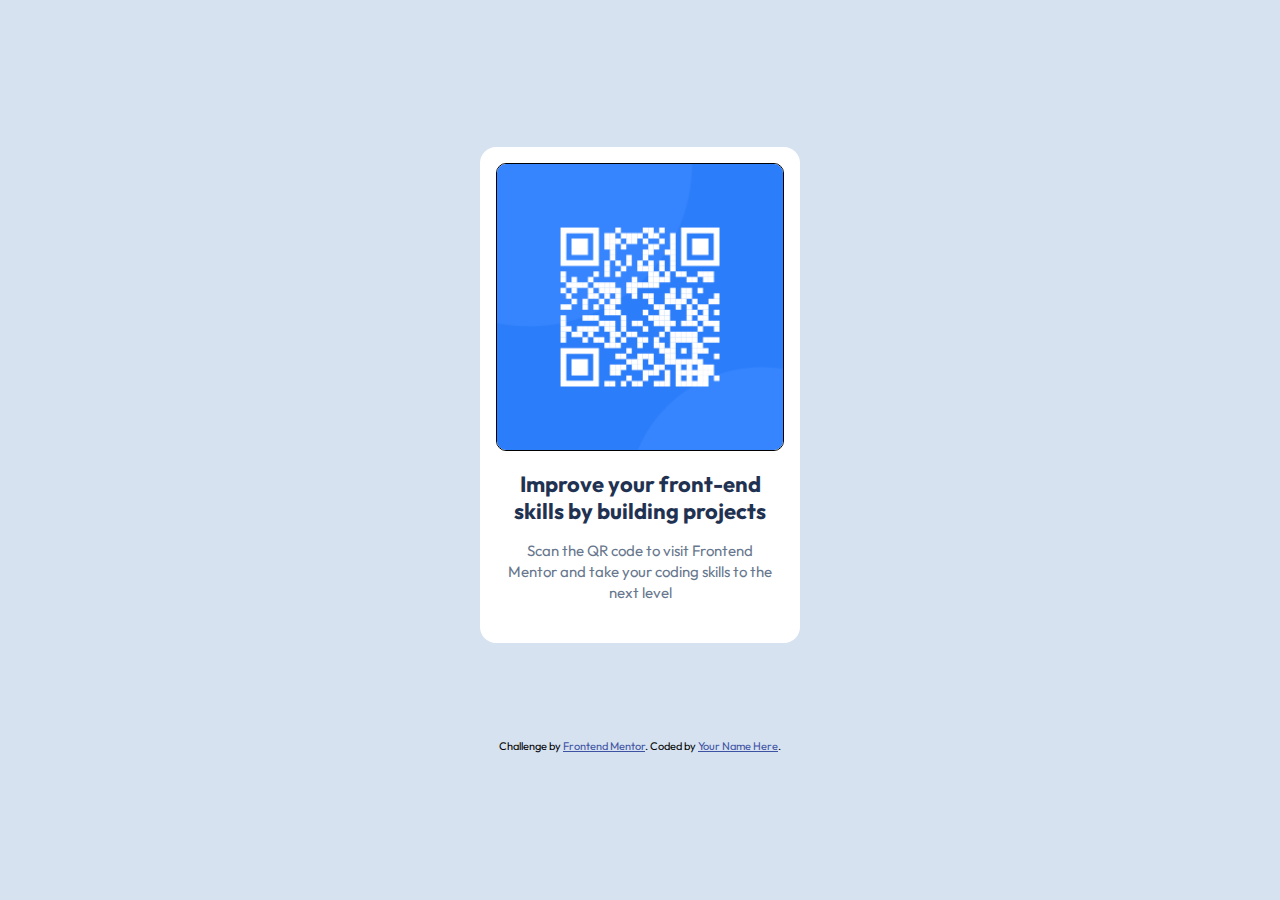
<file: qr-code-component-main/index.html>
<!DOCTYPE html>
<html lang="en">
<head>
  <meta charset="UTF-8">
  <meta name="viewport" content="width=device-width, initial-scale=1.0"> <!-- displays site properly based on user's device -->
  <link rel="stylesheet" href="styles.css">
  <link rel="preconnect" href="https://fonts.googleapis.com">
  <link rel="preconnect" href="https://fonts.gstatic.com" crossorigin>
  <link href="https://fonts.googleapis.com/css2?family=Outfit:wght@100..900&display=swap" rel="stylesheet">
  <link rel="icon" type="image/png" sizes="32x32" href="./images/favicon-32x32.png">
  
  <title>Frontend Mentor | QR code component</title>

  <!-- Feel free to remove these styles or customise in your own stylesheet 👍 -->
  <style>
    .attribution { font-size: 11px; text-align: center; }
    .attribution a { color: hsl(228, 45%, 44%); }
  </style>
</head>
<body>
  <div class="wraper">
    <img src="images/image-qr-code.png" alt="gr-code image" height="576px" width="576px">
    <div class="fnt-wraper">
        <h1>Improve your front-end skills by building projects</h1>
  
        <p>Scan the QR code to visit Frontend Mentor and take your coding skills to the next level</p>
    </div>
  </div>
  <div class="attribution">
    Challenge by <a href="https://www.frontendmentor.io?ref=challenge" target="_blank">Frontend Mentor</a>. 
    Coded by <a href="#">Your Name Here</a>.
  </div>
</body>
</html>
</file>
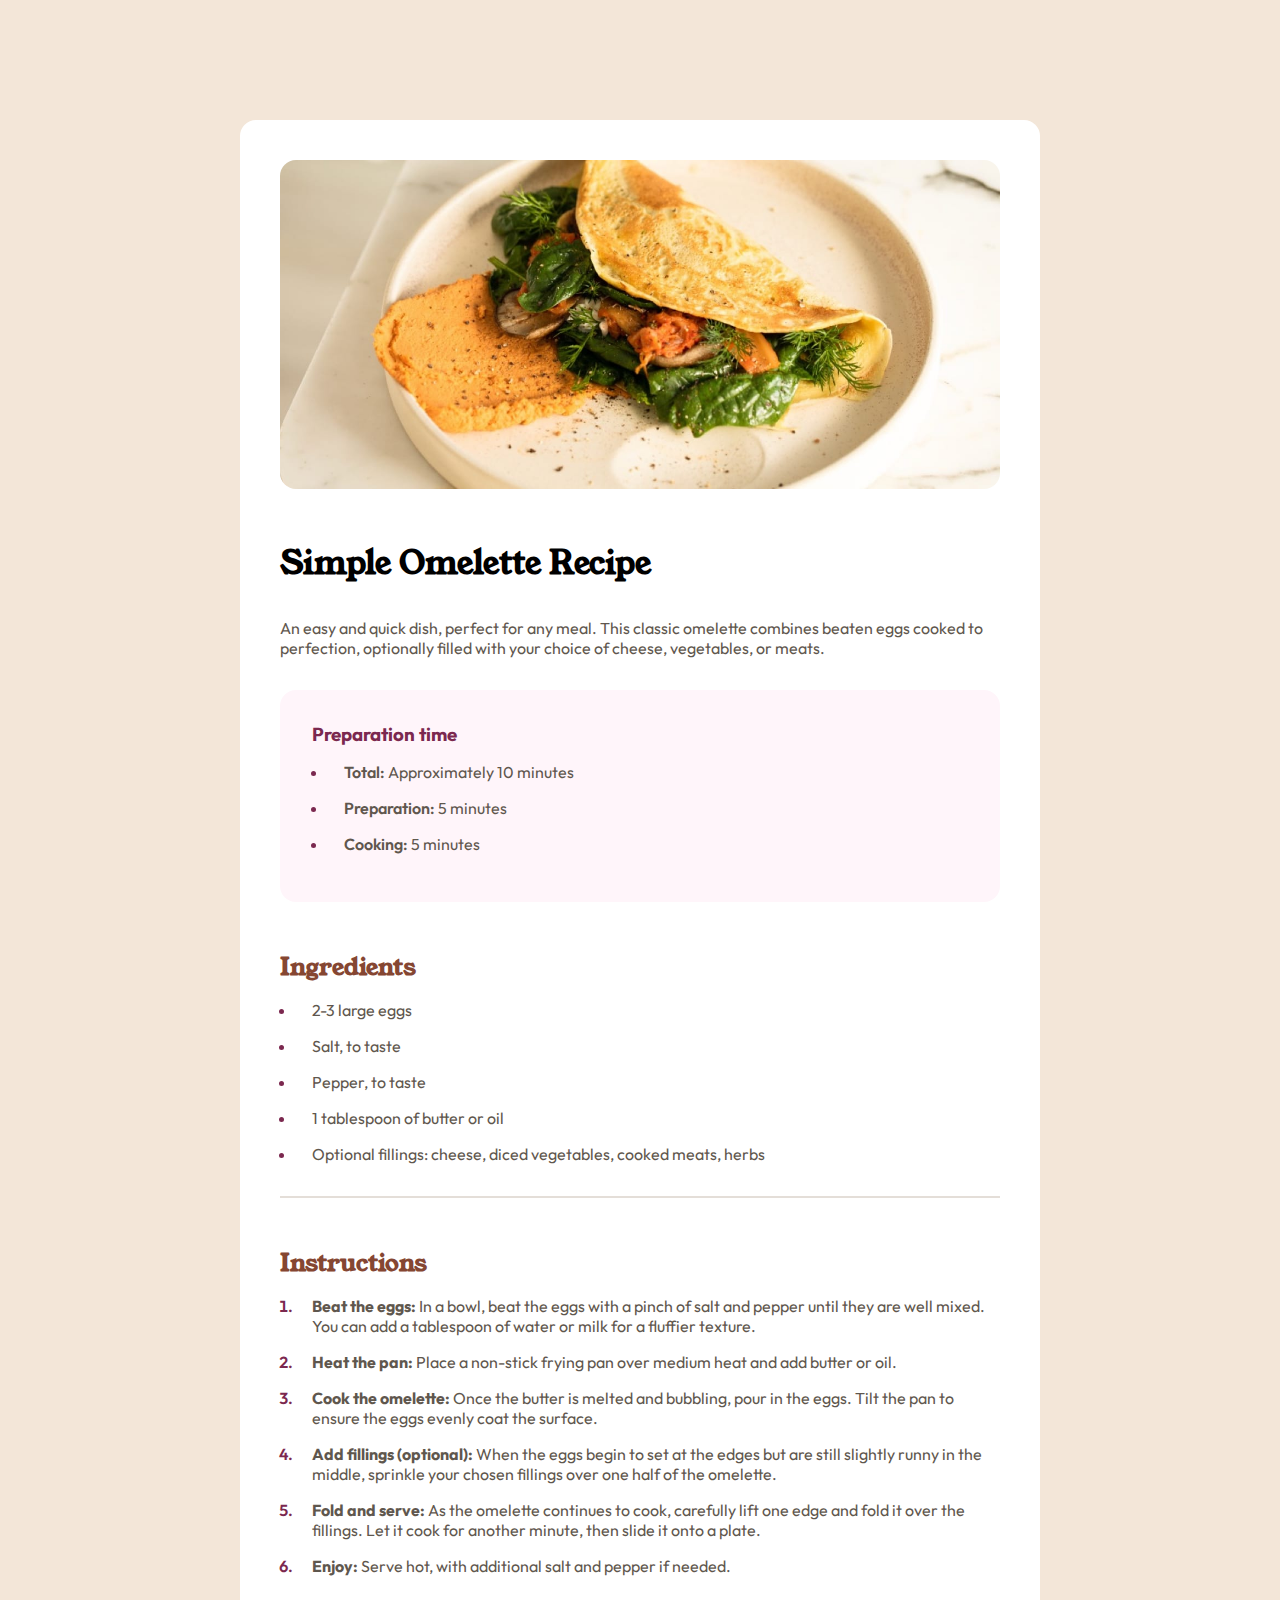
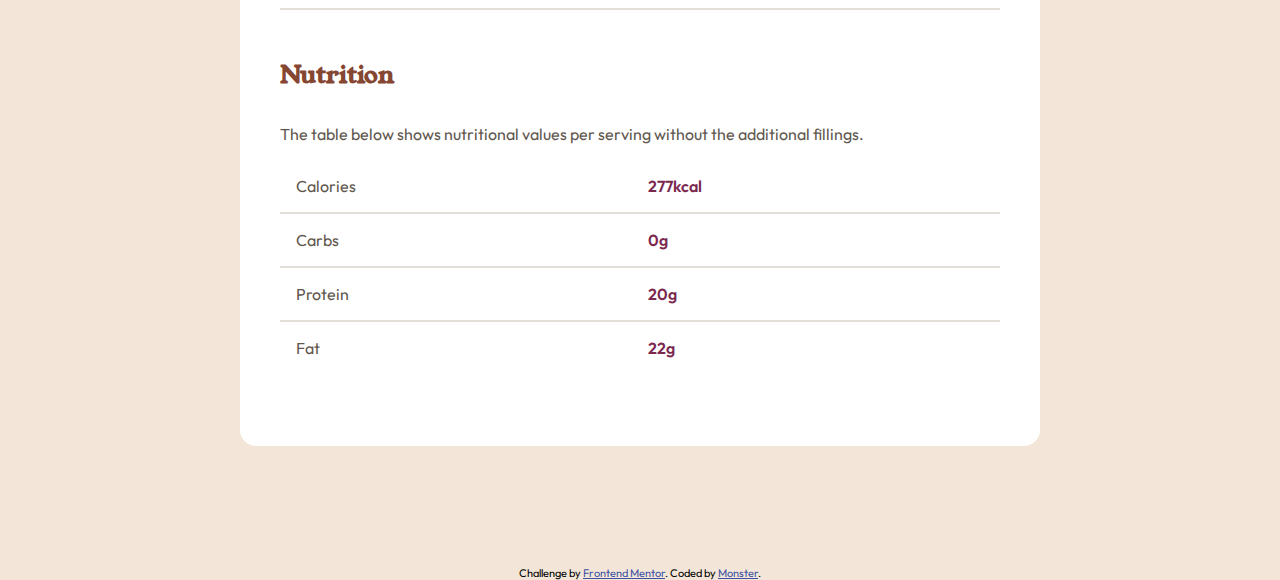
<file: recipe-page/recipe-page-main/index.html>
<!DOCTYPE html>
<html lang="en">
<head>
  <meta charset="UTF-8">
  <meta name="viewport" content="width=device-width, initial-scale=1.0"> <!-- displays site properly based on user's device -->

  <link rel="icon" type="image/png" sizes="32x32" href="./assets/images/favicon-32x32.png">
  
  <title>Frontend Mentor | Recipe page</title>
  <link rel="preconnect" href="https://fonts.googleapis.com">
  <link rel="preconnect" href="https://fonts.gstatic.com" crossorigin>
  <link href="https://fonts.googleapis.com/css2?family=IBM+Plex+Sans&family=Young+Serif&display=swap" rel="stylesheet">
  <link href="https://fonts.googleapis.com/css2?family=IBM+Plex+Sans:wght@100..700&family=Outfit:wght@100..900&family=Young+Serif&display=swap" rel="stylesheet">
  <link rel="stylesheet" href="styles.css">

  <!-- Feel free to remove these styles or customise in your own stylesheet 👍 -->
  <style>
    .attribution { font-size: 11px; text-align: center; }
    .attribution a { color: hsl(228, 45%, 44%); }
  </style>
</head>
<body>
  <main class="wraper">

  <img src="./assets/images/image-omelette.jpeg" alt="" width="1312px" height="600px">
  
  <section class="recipe">
    <h1>Simple Omelette Recipe</h1>

    <p>An easy and quick dish, perfect for any meal. This classic omelette combines beaten eggs cooked 
    to perfection, optionally filled with your choice of cheese, vegetables, or meats.</p>

    <div class="preparation">
      <h3>Preparation time</h3>

      <ul>
        <li><span>Total:</span> Approximately 10 minutes</li>
        <li><span>Preparation:</span> 5 minutes</li>
        <li><span>Cooking:</span> 5 minutes</li>
      </ul>
    </div>
  </section>  

  <section class="ingridients">
    <h2>Ingredients</h2>

    <ul>
      <li>2-3 large eggs</li>
      <li>Salt, to taste</li>
      <li>Pepper, to taste</li>
      <li>1 tablespoon of butter or oil</li>
      <li>Optional fillings: cheese, diced vegetables, cooked meats, herbs</li>
    </ul>
  </section>
  
  <section class="instructions">
    <h2>Instructions</h2>

  
      <ol>
        <li>
          <span>Beat the eggs:</span> In a bowl, beat the eggs with a pinch of salt and pepper until they are well mixed. 
          You can add a tablespoon of water or milk for a fluffier texture.
        </li>
      
        <li><span>Heat the pan:</span> Place a non-stick frying pan over medium heat and add butter or oil.</li>
      
        <li>
          <span>Cook the omelette:</span> Once the butter is melted and bubbling, pour in the eggs. Tilt the pan to ensure 
          the eggs evenly coat the surface.
        </li>
      
        <li>
          <span>Add fillings (optional):</span> When the eggs begin to set at the edges but are still slightly runny in the 
          middle, sprinkle your chosen fillings over one half of the omelette.
        </li>
      
        <li>
          <span>Fold and serve:</span> As the omelette continues to cook, carefully lift one edge and fold it over the 
          fillings. Let it cook for another minute, then slide it onto a plate.
        </li>
      
        <li><span>Enjoy:</span> Serve hot, with additional salt and pepper if needed.</li>
      </ol>
  </section>


  <section class="nutrition">
    <h2>Nutrition</h2>

    <p>The table below shows nutritional values per serving without the additional fillings.</p>

    <ul>
      <li>
        Calories
        <span>277kcal</span>
      </li>
    
      <li>
        Carbs
        <span>0g</span>
      </li>
    
      <li>
        Protein
        <span>20g</span>
      </li>
    
      <li>
        Fat
        <span>22g</span>
      </li>
    </ul>
  </section>
    
  </main>

  <div class="attribution">
    Challenge by <a href="https://www.frontendmentor.io?ref=challenge" target="_blank">Frontend Mentor</a>. 
    Coded by <a href="#">Monster</a>.
  </div>
</body>
</html>
</file>
<file: qr-code-component-main/styles.css>
:root{
    --card-background: hsl(0, 0%, 100%);
    --body-background: hsl(212, 45%, 89%);
    --font-dark: hsl(218, 44%, 22%);
    --font-light: hsl(216, 15%, 48%);

}

*, ::after, ::before {
    padding: 0;
    margin: 0;
    box-sizing: border-box;
}

body{
    height: 100vh;
    font-family: "Outfit", sans-serif;
    background-color: var(--body-background);
    display:flex;
    
    flex-direction: column;
    justify-content: center;
    align-items: center;
}

.wraper{
    width: 320px;
    height: auto;
    display: flex;
    flex-direction: column;
    justify-content: center;
    align-items: center;
    background-color: var(--card-background);
    padding: 1rem;
    padding-bottom: 40px;
    border-radius: 1rem;
}

img{
    width: 100%;
    height: auto;
    border: 1px solid black;
    border-radius: 10px;
    margin-bottom: 20px;
}

.fnt-wraper{
    padding-inline: 12px;
}

.fnt-wraper h1{
    text-align: center;
    font-weight: 700;
    font-size: 22px;
    line-height: 120%;
    color: var(--font-dark);
    margin-bottom: 1rem;

}

.fnt-wraper p{
    text-align: center;
    font-weight: 400;
    font-size: 15px;
    line-height: 140%;
    font-kerning: 0,2px;
    color: var(--font-light);
}

.attribution{
    margin-top: 6rem;
}

@media screen and (max-width: 400px){
    .wraper{
        max-width: 400px;     
    }
    
}
</file>
<file: recipe-page/recipe-page-main/styles.css>
/* colors and fonts*/
:root{
--pr-nutmeg: hsl(14, 45%, 36%);
--pr-dark-raspberry: hsl(332, 51%, 32%);
--nt-white: hsl(0, 0%, 100%);
--nt-rose-white: hsl(330, 100%, 98%);
--nt-eggshell: hsl(30, 54%, 90%);
--nt-light-grey: hsl(30, 18%, 87%);
--nt-wenge-brown: hsl(30, 10%, 34%);
--nt-Dark-charcoal: hsl(24, 5%, 18%);

--fw-400: 400;
--fw-600: 600;
--fw-700: 700;

font-family: Outfit, 'Young Serif', sans-serif;
 
}

*, :before, :after{
    margin: 0;
    padding:0;
    box-sizing: border-box;
}

h1{
    font-family:'Young Serif', sans-serif;
}

h2{
    color:var(--pr-nutmeg);
    font-family:'Young Serif', sans-serif;
}

p{
    font-family: Outfit, sans-serif;
    font-weight: var(--fw-400);
    font-size: 1rem;
    color:var(--nt-wenge-brown);
    margin: 2rem 0;
}

body{
    width:100vw;
    background-color: var(--nt-eggshell);
}

img{
    width: 100%;
    height:auto;
    border-radius: 1rem;
}

.wraper{
    max-width:800px; 
    margin: 120px auto;
    padding:40px;
    border-radius:1rem;
    background-color: var(--nt-white);  
}

section{
    margin: 3rem 0rem;
}

.preparation{
    background-color: var(--nt-rose-white);
    padding: 2rem;
    border-radius: 1rem;
}

.preparation h3{
    margin-bottom: 1rem;
    color:var(--pr-dark-raspberry)
}

.preparation ul li span{
    font-weight: var(--fw-600);
}

.ingridients ul li:last-of-type{
    padding-bottom: 1rem;
}

.instructions ol li:last-of-type{
    padding-bottom: 1rem;
}

.ingridients, .instructions{
  border-bottom: 2px solid var(--nt-light-grey);  
}

ol, ul{
    margin-left: 1rem;
}

li{
    margin-block: 1rem;
    color:var(--nt-wenge-brown);
    padding-left: 1rem;
}

ol li span{
    font-weight: var(--fw-700);
}

.nutrition ul{
    margin-left: 0;
}

.nutrition ul li{
    list-style: none;
    display: grid;
    grid-template-columns: 1fr 1fr;
    border-bottom: 2px solid var(--nt-light-grey);
    padding-bottom: 1rem;

}

.nutrition ul li:last-of-type{
    border-bottom: 0;
    padding-bottom: 0;
}

.nutrition ul li span{
    font-weight: var(--fw-600);
    color:var(--pr-dark-raspberry);
}

ul li::marker, ol li::marker{
    color: var(--pr-dark-raspberry);
    font-weight: var(--fw-600);
}

@media screen and (max-width: 600px){
    body{
        padding: 0;
        background-color: var(--nt-white);
    }
    .wraper{
        padding: 0;
        margin-top: 0;
    }
    section{
        margin: 3rem 30px;
    }
    .nutrition{
            margin-bottom: 0;
            padding-bottom: 30px;
    }
    .preparation{
        margin: 0 20px 0 20px;
    }
    img{
        border-radius: 0;
    }
}
</file>
